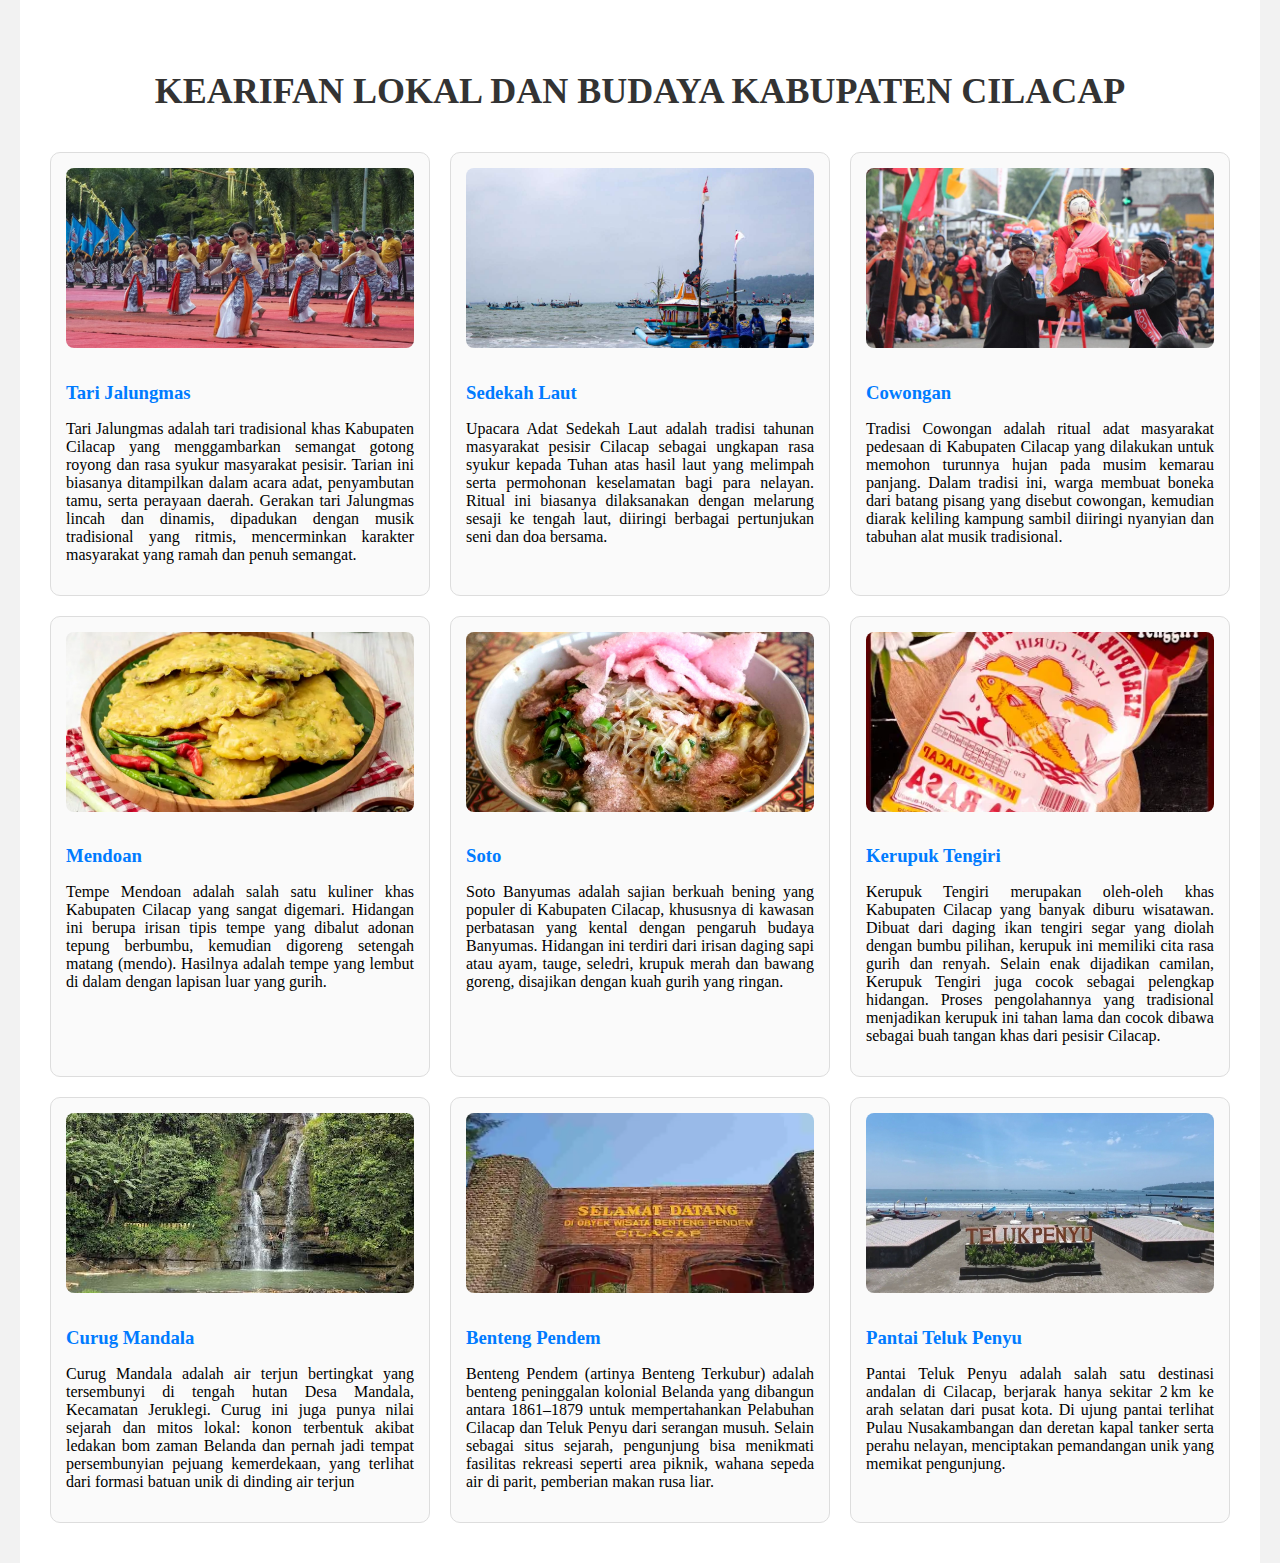
<file: data.html>
<!DOCTYPE html>
<html lang="id">
<head>
    <meta charset="UTF-8">
    <title>KEARIFAN LOKAL DAN BUDAYA KABUPATEN CILACAP</title>
    <style>
        body {
            font-family: 'Times New Roman', Times, serif;
            margin: 0;
            padding: 0;
            background: #f2f2f2;
        }

        #data-section {
            padding: 40px 20px;
            background-color: #ffffff;
            max-width: 1200px;
            margin: auto;
        }

        h2 {
            text-align: center;
            margin-bottom: 40px;
            color: #333;
            font-size: 36px;
        }

        .grid-container {
            display: flex;
            flex-wrap: wrap;
            gap: 20px;
            justify-content: center;
        }

        .data-item {
            background-color: #fafafa;
            border: 1px solid #ddd;
            border-radius: 10px;
            width: calc(33.333% - 20px);
            box-sizing: border-box;
            padding: 15px;
            display: flex;
            flex-direction: column;
            align-items: center;
            transition: transform 0.3s;
        }

        .data-item:hover {
            transform: scale(1.03);
        }

        .data-item img {
            width: 100%;
            height: 180px;
            object-fit: cover;
            border-radius: 8px;
        }

        .description {
            margin-top: 15px;
            text-align: justify;
        }

        .description h3 {
            margin-bottom: 10px;
            color: #007BFF;
        }

        @media (max-width: 768px) {
            .data-item {
                width: calc(50% - 20px);
            }
        }

        @media (max-width: 500px) {
            .data-item {
                width: 100%;
            }
        }
    </style>
</head>
<body>

    <!--Data Section-->
    <div id="data-section">
        <h2>KEARIFAN LOKAL DAN BUDAYA KABUPATEN CILACAP</h2>
        <div class="grid-container">
            <div class="data-item">
                <img src="asset/jalungmas.png" alt="tarijalungmas">
                <div class="description">
                    <h3>Tari Jalungmas</h3>
                    <p>Tari Jalungmas adalah tari tradisional khas Kabupaten Cilacap yang menggambarkan semangat gotong royong dan rasa syukur masyarakat pesisir. Tarian ini biasanya ditampilkan dalam acara adat, penyambutan tamu, serta perayaan daerah. Gerakan tari Jalungmas lincah dan dinamis, dipadukan dengan musik tradisional yang ritmis, mencerminkan karakter masyarakat yang ramah dan penuh semangat.</p>
                </div>
            </div>
            <div class="data-item">
                <img src="asset/sedekah_laut.jpg" alt="sedekah_laut">
                <div class="description">
                    <h3>Sedekah Laut</h3>
                    <p>Upacara Adat Sedekah Laut adalah tradisi tahunan masyarakat pesisir Cilacap sebagai ungkapan rasa syukur kepada Tuhan atas hasil laut yang melimpah serta permohonan keselamatan bagi para nelayan. Ritual ini biasanya dilaksanakan dengan melarung sesaji ke tengah laut, diiringi berbagai pertunjukan seni dan doa bersama.</p>
                </div>
            </div>
            <div class="data-item">
                <img src="asset/cowongan.jpeg" alt="cowongan">
                <div class="description">
                    <h3>Cowongan</h3>
                    <p>Tradisi Cowongan adalah ritual adat masyarakat pedesaan di Kabupaten Cilacap yang dilakukan untuk memohon turunnya hujan pada musim kemarau panjang. Dalam tradisi ini, warga membuat boneka dari batang pisang yang disebut cowongan, kemudian diarak keliling kampung sambil diiringi nyanyian dan tabuhan alat musik tradisional. </p>
                </div>
            </div>
            <div class="data-item">
                <img src="asset/mendoan.jpg" alt="mendoan">
                <div class="description">
                    <h3>Mendoan</h3>
                    <p>Tempe Mendoan adalah salah satu kuliner khas Kabupaten Cilacap yang sangat digemari. Hidangan ini berupa irisan tipis tempe yang dibalut adonan tepung berbumbu, kemudian digoreng setengah matang (mendo). Hasilnya adalah tempe yang lembut di dalam dengan lapisan luar yang gurih.</p>
                </div>
            </div>
            <div class="data-item">
                <img src="asset/sotobanyumas.jpg" alt="soto">
                <div class="description">
                    <h3>Soto</h3>
                    <p>Soto Banyumas adalah sajian berkuah bening yang populer di Kabupaten Cilacap, khususnya di kawasan perbatasan yang kental dengan pengaruh budaya Banyumas. Hidangan ini terdiri dari irisan daging sapi atau ayam, tauge, seledri, krupuk merah dan bawang goreng, disajikan dengan kuah gurih yang ringan.</p>
                </div>
            </div>
            <div class="data-item">
                <img src="asset/kerupuk.webp" alt="kerupuk">
                <div class="description">
                    <h3>Kerupuk Tengiri</h3>
                    <p>Kerupuk Tengiri merupakan oleh-oleh khas Kabupaten Cilacap yang banyak diburu wisatawan. Dibuat dari daging ikan tengiri segar yang diolah dengan bumbu pilihan, kerupuk ini memiliki cita rasa gurih dan renyah. Selain enak dijadikan camilan, Kerupuk Tengiri juga cocok sebagai pelengkap hidangan. Proses pengolahannya yang tradisional menjadikan kerupuk ini tahan lama dan cocok dibawa sebagai buah tangan khas dari pesisir Cilacap.</p>
                </div>
            </div>
            <div class="data-item">
                <img src="asset/curugmandala.jpg" alt="curugmandala">
                <div class="description">
                    <h3>Curug Mandala</h3>
                    <p>Curug Mandala adalah air terjun bertingkat yang tersembunyi di tengah hutan Desa Mandala, Kecamatan Jeruklegi. Curug ini juga punya nilai sejarah dan mitos lokal: konon terbentuk akibat ledakan bom zaman Belanda dan pernah jadi tempat persembunyian pejuang kemerdekaan, yang terlihat dari formasi batuan unik di dinding air terjun</p>
                </div>
            </div>
            <div class="data-item">
                <img src="asset/benteng_pendem.webp" alt="benteng_pendem">
                <div class="description">
                    <h3>Benteng Pendem</h3>
                    <p>Benteng Pendem (artinya Benteng Terkubur) adalah benteng peninggalan kolonial Belanda yang dibangun antara 1861–1879 untuk mempertahankan Pelabuhan Cilacap dan Teluk Penyu dari serangan musuh. Selain sebagai situs sejarah, pengunjung bisa menikmati fasilitas rekreasi seperti area piknik, wahana sepeda air di parit, pemberian makan rusa liar.</p>
                </div>
            </div>
            <div class="data-item">
                <img src="asset/telukpenyu.jpg" alt="telukpenyu">
                <div class="description">
                    <h3>Pantai Teluk Penyu</h3>
                    <p>Pantai Teluk Penyu adalah salah satu destinasi andalan di Cilacap, berjarak hanya sekitar 2 km ke arah selatan dari pusat kota. Di ujung pantai terlihat Pulau Nusakambangan dan deretan kapal tanker serta perahu nelayan, menciptakan pemandangan unik yang memikat pengunjung.</p>
                </div>
            </div>
        </div>
    </div>

</body>
</html>
</file>
